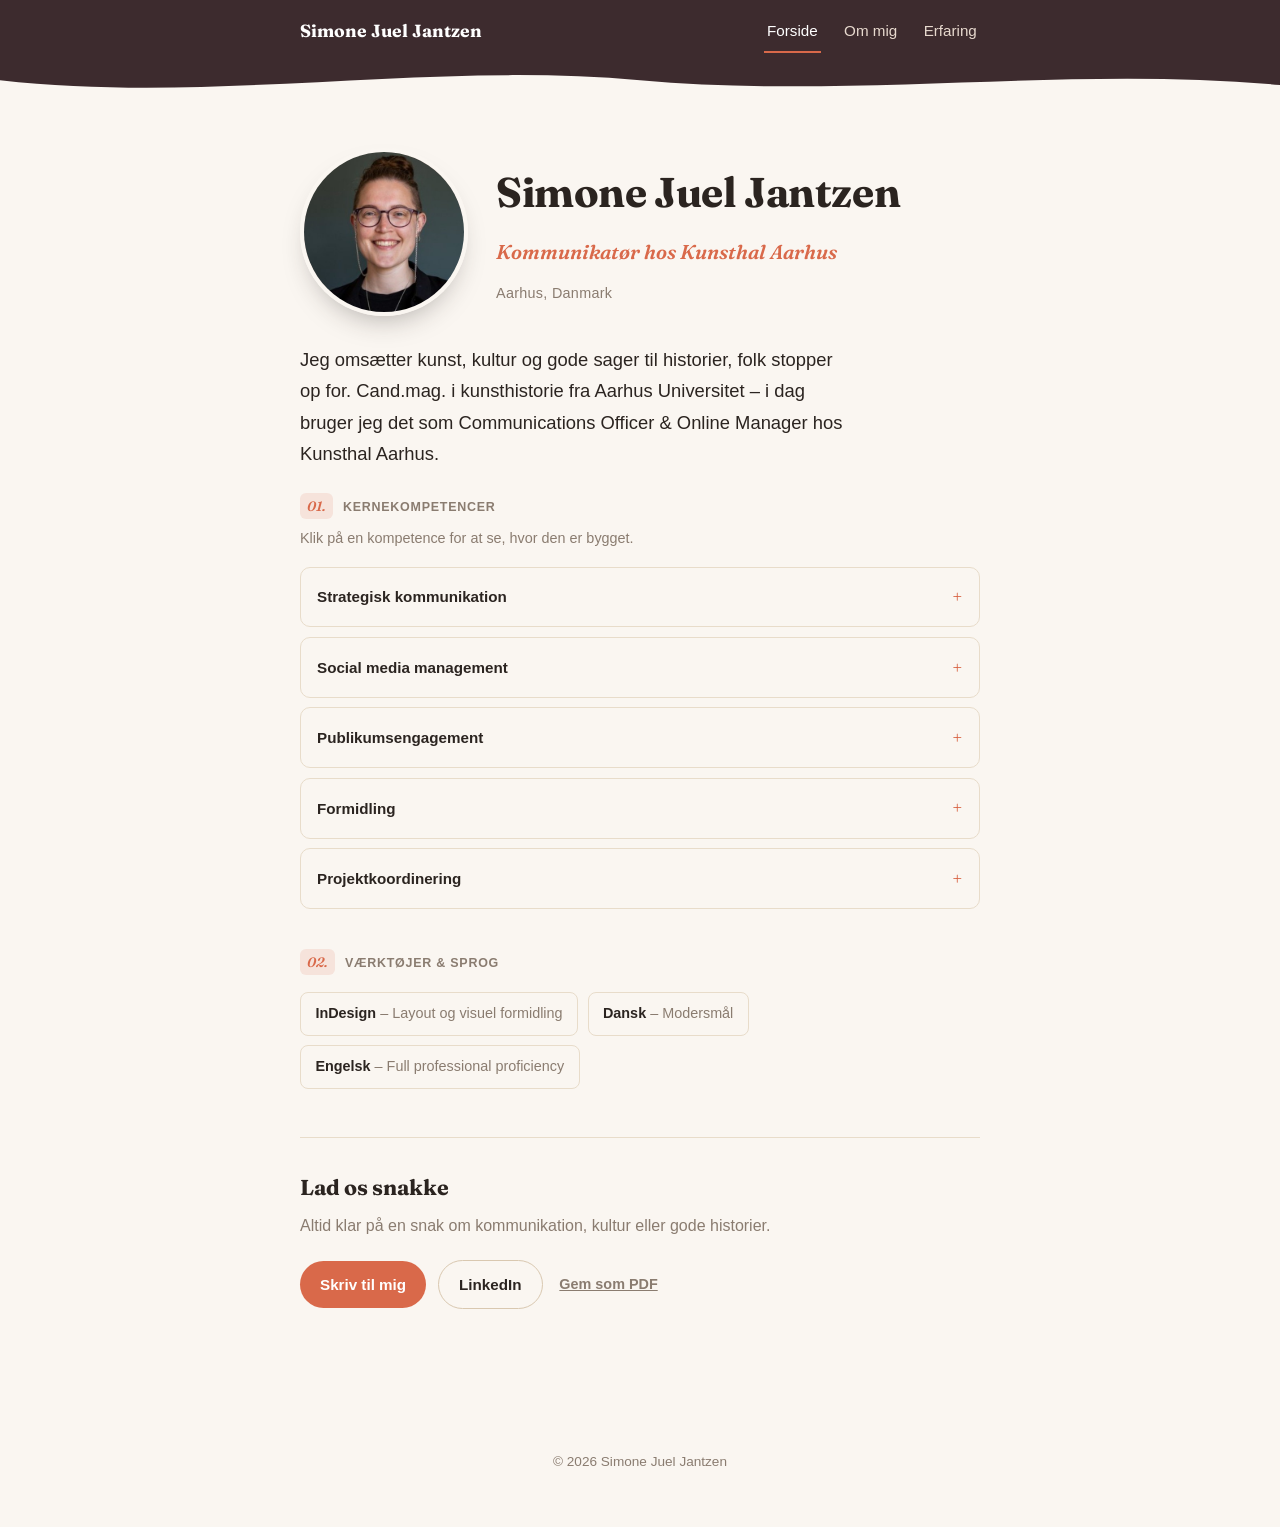
<file: index.html>
﻿<!DOCTYPE html>
<html lang="da">
<head>
<meta charset="UTF-8">
<meta name="viewport" content="width=device-width, initial-scale=1.0">
<title>Simone Juel Jantzen</title>
<meta name="description" content="Simone Juel Jantzen &ndash; Kommunikat&oslash;r hos Kunsthal Aarhus, baseret i Aarhus.">
<meta name="theme-color" content="#3d2b2e">
<link rel="icon" type="image/svg+xml" href="favicon.svg">
<meta property="og:type" content="website">
<meta property="og:title" content="Simone Juel Jantzen">
<meta property="og:description" content="Kommunikat&oslash;r hos Kunsthal Aarhus, baseret i Aarhus.">
<meta property="og:image" content="https://william-juel-1.github.io/Simone/images/profil.jpg">
<meta property="og:url" content="https://william-juel-1.github.io/Simone/">
<meta name="twitter:card" content="summary_large_image">
<link rel="preconnect" href="https://fonts.googleapis.com">
<link rel="preconnect" href="https://fonts.gstatic.com" crossorigin>
<link rel="stylesheet" href="https://fonts.googleapis.com/css2?family=Fraunces:ital,wght@0,600;0,700;1,600&display=swap">
<link rel="stylesheet" href="style.css">
</head>
<body>
<a class="skip-link" href="#main">G&aring; til indhold</a>
<header>
<nav aria-label="Hovedmenu">
<a class="brand" href="index.html">Simone Juel Jantzen</a>
<ul>
<li><a href="index.html" class="active" aria-current="page">Forside</a></li>
<li><a href="om-mig.html">Om mig</a></li>
<li><a href="erfaring.html">Erfaring</a></li>
</ul>
</nav>
</header>
<div class="wave-divider" aria-hidden="true">
<svg viewBox="0 0 1440 100" preserveAspectRatio="none" xmlns="http://www.w3.org/2000/svg">
<path class="wave-fill" d="M0,40 C240,90 480,0 720,40 C960,80 1200,10 1440,50 L1440,100 L0,100 Z"></path>
</svg>
</div>
<main id="main">
<div class="hero-row">
<div class="photo-wrap">
<img class="profile-photo" src="images/profil.jpg" alt="Portr&aelig;t af Simone Juel Jantzen" width="394" height="394">
</div>
<div class="hero-text">
<h1>Simone Juel Jantzen</h1>
<p class="role">Kommunikat&oslash;r hos Kunsthal Aarhus</p>
<p class="location">Aarhus, Danmark</p>
</div>
</div>
<p class="print-contact">simone.jantzen@gmail.com &middot; linkedin.com/in/simone-juel-jantzen-4143561b1</p>
<p class="intro">Jeg oms&aelig;tter kunst, kultur og gode sager til historier, folk stopper op for. Cand.mag. i kunsthistorie fra Aarhus Universitet &ndash; i dag bruger jeg det som Communications Officer &amp; Online Manager hos Kunsthal Aarhus.</p>

<section>
<h2 class="section-label"><span class="num">01.</span> Kernekompetencer</h2>
<p class="skills-hint">Klik p&aring; en kompetence for at se, hvor den er bygget.</p>
<div class="skill-list">
<details class="skill">
<summary>Strategisk kommunikation</summary>
<p>Bygget gennem r&aring;dgivningen hos Sindslidendes Vilk&aring;r, kommunikationsarbejdet for Juxtapose Art Fair, bestyrelsesposten i Projekt224 og kunsthistoriestudiet p&aring; Aarhus Universitet.</p>
</details>
<details class="skill">
<summary>Social media management</summary>
<p>Fra daglig drift af kanalerne hos Kunsthal Aarhus til kampagner for Sindslidendes Vilk&aring;r, Juxtapose Art Fair og Projekt224 &ndash; jeg har st&aring;et for det hele, fra content til strategi.</p>
</details>
<details class="skill">
<summary>Publikumsengagement</summary>
<p>Skabt i m&oslash;det med publikum hos Kunsthal Aarhus, Juxtapose Art Fair og Projekt224 &ndash; hvor formidlingen skal ramme b&aring;de hjerte og nysgerrighed.</p>
</details>
<details class="skill">
<summary>Formidling</summary>
<p>Den r&oslash;de tr&aring;d gennem hele min karriere &ndash; fra kunstformidling p&aring; Kunsthal Aarhus til undervisning som l&aelig;rervikar, karateinstrukt&oslash;r og p&aelig;dagogmedhj&aelig;lper.</p>
</details>
<details class="skill">
<summary>Projektkoordinering</summary>
<p>Fra kommunikationsprojekter hos Sindslidendes Vilk&aring;r og Juxtapose Art Fair til projektarbejde gennem studiet p&aring; Aarhus Universitet.</p>
</details>
</div>
</section>

<section>
<h2 class="section-label"><span class="num">02.</span> V&aelig;rkt&oslash;jer &amp; sprog</h2>
<div class="lang-list">
<div class="lang-item"><strong>InDesign</strong> <span>&ndash; Layout og visuel formidling</span></div>
<div class="lang-item"><strong>Dansk</strong> <span>&ndash; Modersm&aring;l</span></div>
<div class="lang-item"><strong>Engelsk</strong> <span>&ndash; Full professional proficiency</span></div>
</div>
</section>

<section class="cta-block">
<h2>Lad os snakke</h2>
<p>Altid klar p&aring; en snak om kommunikation, kultur eller gode historier.</p>
<div class="cta-row">
<a class="btn btn-primary" href="mailto:simone.jantzen@gmail.com">Skriv til mig</a>
<a class="btn btn-outline" href="https://www.linkedin.com/in/simone-juel-jantzen-4143561b1/" target="_blank" rel="noopener">LinkedIn</a>
<button type="button" class="btn btn-quiet" id="printBtn" hidden>Gem som PDF</button>
</div>
</section>
</main>
<footer>
<p>&copy; 2026 Simone Juel Jantzen</p>
</footer>
<script>
var printBtn = document.getElementById("printBtn");
printBtn.hidden = false;
printBtn.addEventListener("click", function () { window.print(); });
</script>
</body>
</html>
</file>
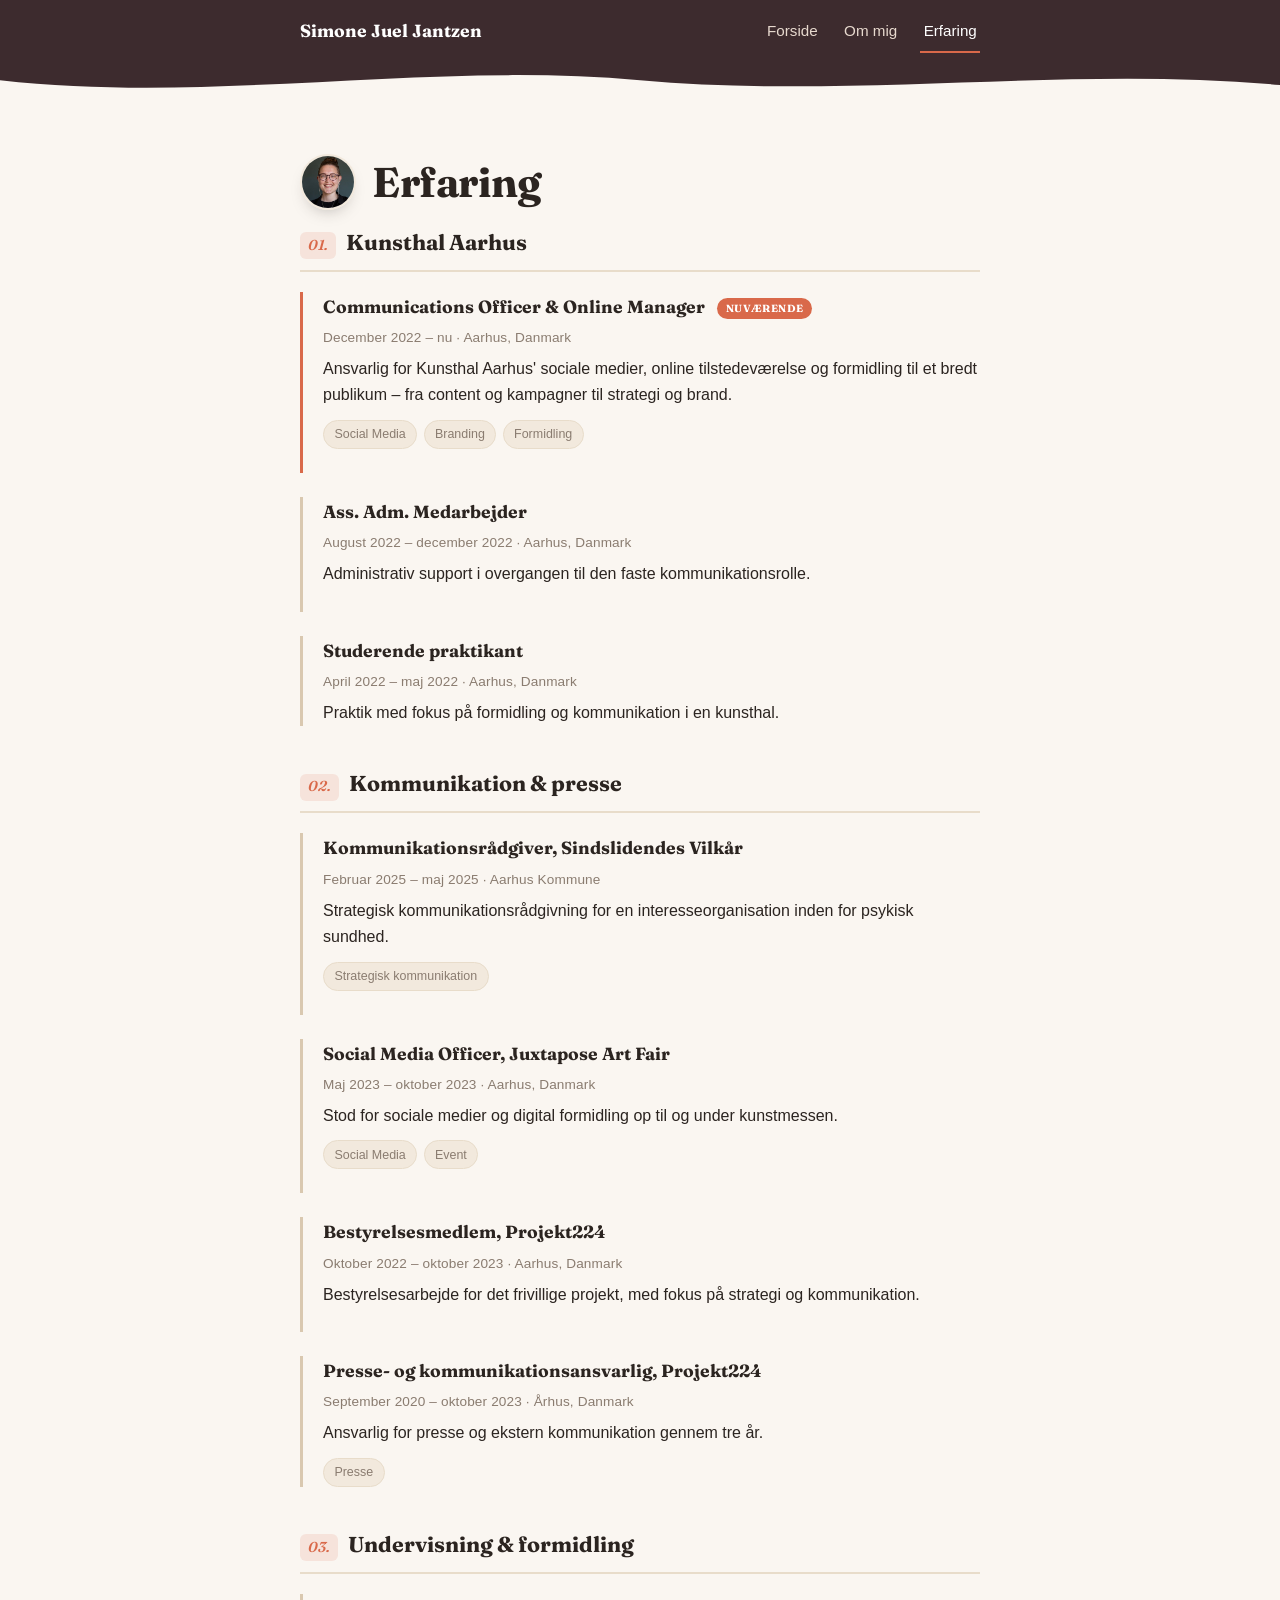
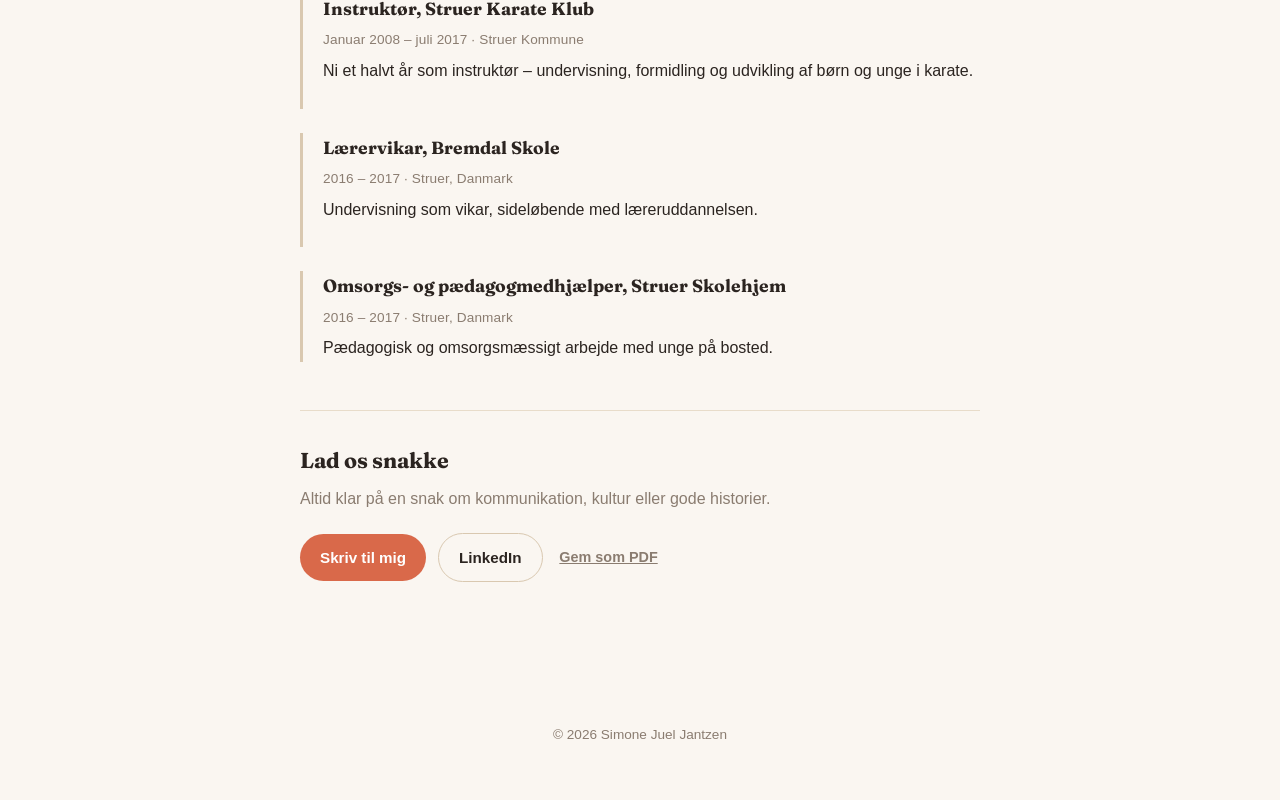
<file: erfaring.html>
﻿<!DOCTYPE html>
<html lang="da">
<head>
<meta charset="UTF-8">
<meta name="viewport" content="width=device-width, initial-scale=1.0">
<title>Erfaring &middot; Simone Juel Jantzen</title>
<meta name="description" content="Simone Juel Jantzens erfaring &ndash; kommunikation og social media hos Kunsthal Aarhus og en r&aelig;kke kultur- og kommunikationsprojekter.">
<meta name="theme-color" content="#3d2b2e">
<link rel="icon" type="image/svg+xml" href="favicon.svg">
<meta property="og:type" content="website">
<meta property="og:title" content="Erfaring &middot; Simone Juel Jantzen">
<meta property="og:description" content="Kommunikation og social media hos Kunsthal Aarhus og en r&aelig;kke kultur- og kommunikationsprojekter.">
<meta property="og:image" content="https://william-juel-1.github.io/Simone/images/profil.jpg">
<meta property="og:url" content="https://william-juel-1.github.io/Simone/erfaring.html">
<meta name="twitter:card" content="summary_large_image">
<link rel="preconnect" href="https://fonts.googleapis.com">
<link rel="preconnect" href="https://fonts.gstatic.com" crossorigin>
<link rel="stylesheet" href="https://fonts.googleapis.com/css2?family=Fraunces:ital,wght@0,600;0,700;1,600&display=swap">
<link rel="stylesheet" href="style.css">
</head>
<body>
<a class="skip-link" href="#main">G&aring; til indhold</a>
<header>
<nav aria-label="Hovedmenu">
<a class="brand" href="index.html">Simone Juel Jantzen</a>
<ul>
<li><a href="index.html">Forside</a></li>
<li><a href="om-mig.html">Om mig</a></li>
<li><a href="erfaring.html" class="active" aria-current="page">Erfaring</a></li>
</ul>
</nav>
</header>
<div class="wave-divider" aria-hidden="true">
<svg viewBox="0 0 1440 100" preserveAspectRatio="none" xmlns="http://www.w3.org/2000/svg">
<path class="wave-fill" d="M0,40 C240,90 480,0 720,40 C960,80 1200,10 1440,50 L1440,100 L0,100 Z"></path>
</svg>
</div>
<main id="main">
<div class="page-hero">
<img class="page-photo" src="images/profil.jpg" alt="Portr&aelig;t af Simone Juel Jantzen" width="394" height="394">
<h1>Erfaring</h1>
</div>
<p class="print-contact">simone.jantzen@gmail.com &middot; linkedin.com/in/simone-juel-jantzen-4143561b1</p>

<section>
<h2 class="group-title"><span class="num">01.</span> Kunsthal Aarhus</h2>

<div class="job job--current">
<h3>Communications Officer &amp; Online Manager <span class="current-badge">Nuv&aelig;rende</span></h3>
<p class="meta">December 2022 &ndash; nu &middot; Aarhus, Danmark</p>
<p>Ansvarlig for Kunsthal Aarhus' sociale medier, online tilstedev&aelig;relse og formidling til et bredt publikum &ndash; fra content og kampagner til strategi og brand.</p>
<div class="tags"><span class="tag">Social Media</span><span class="tag">Branding</span><span class="tag">Formidling</span></div>
</div>

<div class="job">
<h3>Ass. Adm. Medarbejder</h3>
<p class="meta">August 2022 &ndash; december 2022 &middot; Aarhus, Danmark</p>
<p>Administrativ support i overgangen til den faste kommunikationsrolle.</p>
</div>

<div class="job">
<h3>Studerende praktikant</h3>
<p class="meta">April 2022 &ndash; maj 2022 &middot; Aarhus, Danmark</p>
<p>Praktik med fokus p&aring; formidling og kommunikation i en kunsthal.</p>
</div>
</section>

<section>
<h2 class="group-title"><span class="num">02.</span> Kommunikation &amp; presse</h2>

<div class="job">
<h3>Kommunikationsr&aring;dgiver, Sindslidendes Vilk&aring;r</h3>
<p class="meta">Februar 2025 &ndash; maj 2025 &middot; Aarhus Kommune</p>
<p>Strategisk kommunikationsr&aring;dgivning for en interesseorganisation inden for psykisk sundhed.</p>
<div class="tags"><span class="tag">Strategisk kommunikation</span></div>
</div>

<div class="job">
<h3>Social Media Officer, Juxtapose Art Fair</h3>
<p class="meta">Maj 2023 &ndash; oktober 2023 &middot; Aarhus, Danmark</p>
<p>Stod for sociale medier og digital formidling op til og under kunstmessen.</p>
<div class="tags"><span class="tag">Social Media</span><span class="tag">Event</span></div>
</div>

<div class="job">
<h3>Bestyrelsesmedlem, Projekt224</h3>
<p class="meta">Oktober 2022 &ndash; oktober 2023 &middot; Aarhus, Danmark</p>
<p>Bestyrelsesarbejde for det frivillige projekt, med fokus p&aring; strategi og kommunikation.</p>
</div>

<div class="job">
<h3>Presse- og kommunikationsansvarlig, Projekt224</h3>
<p class="meta">September 2020 &ndash; oktober 2023 &middot; &Aring;rhus, Danmark</p>
<p>Ansvarlig for presse og ekstern kommunikation gennem tre &aring;r.</p>
<div class="tags"><span class="tag">Presse</span></div>
</div>
</section>

<section>
<h2 class="group-title"><span class="num">03.</span> Undervisning &amp; formidling</h2>

<div class="job">
<h3>Instrukt&oslash;r, Struer Karate Klub</h3>
<p class="meta">Januar 2008 &ndash; juli 2017 &middot; Struer Kommune</p>
<p>Ni et halvt &aring;r som instrukt&oslash;r &ndash; undervisning, formidling og udvikling af b&oslash;rn og unge i karate.</p>
</div>

<div class="job">
<h3>L&aelig;rervikar, Bremdal Skole</h3>
<p class="meta">2016 &ndash; 2017 &middot; Struer, Danmark</p>
<p>Undervisning som vikar, sidel&oslash;bende med l&aelig;reruddannelsen.</p>
</div>

<div class="job">
<h3>Omsorgs- og p&aelig;dagogmedhj&aelig;lper, Struer Skolehjem</h3>
<p class="meta">2016 &ndash; 2017 &middot; Struer, Danmark</p>
<p>P&aelig;dagogisk og omsorgsm&aelig;ssigt arbejde med unge p&aring; bosted.</p>
</div>
</section>

<section class="cta-block">
<h2>Lad os snakke</h2>
<p>Altid klar p&aring; en snak om kommunikation, kultur eller gode historier.</p>
<div class="cta-row">
<a class="btn btn-primary" href="mailto:simone.jantzen@gmail.com">Skriv til mig</a>
<a class="btn btn-outline" href="https://www.linkedin.com/in/simone-juel-jantzen-4143561b1/" target="_blank" rel="noopener">LinkedIn</a>
<button type="button" class="btn btn-quiet" id="printBtn" hidden>Gem som PDF</button>
</div>
</section>
</main>
<footer>
<p>&copy; 2026 Simone Juel Jantzen</p>
</footer>
<script>
var printBtn = document.getElementById("printBtn");
printBtn.hidden = false;
printBtn.addEventListener("click", function () { window.print(); });
</script>
</body>
</html>
</file>
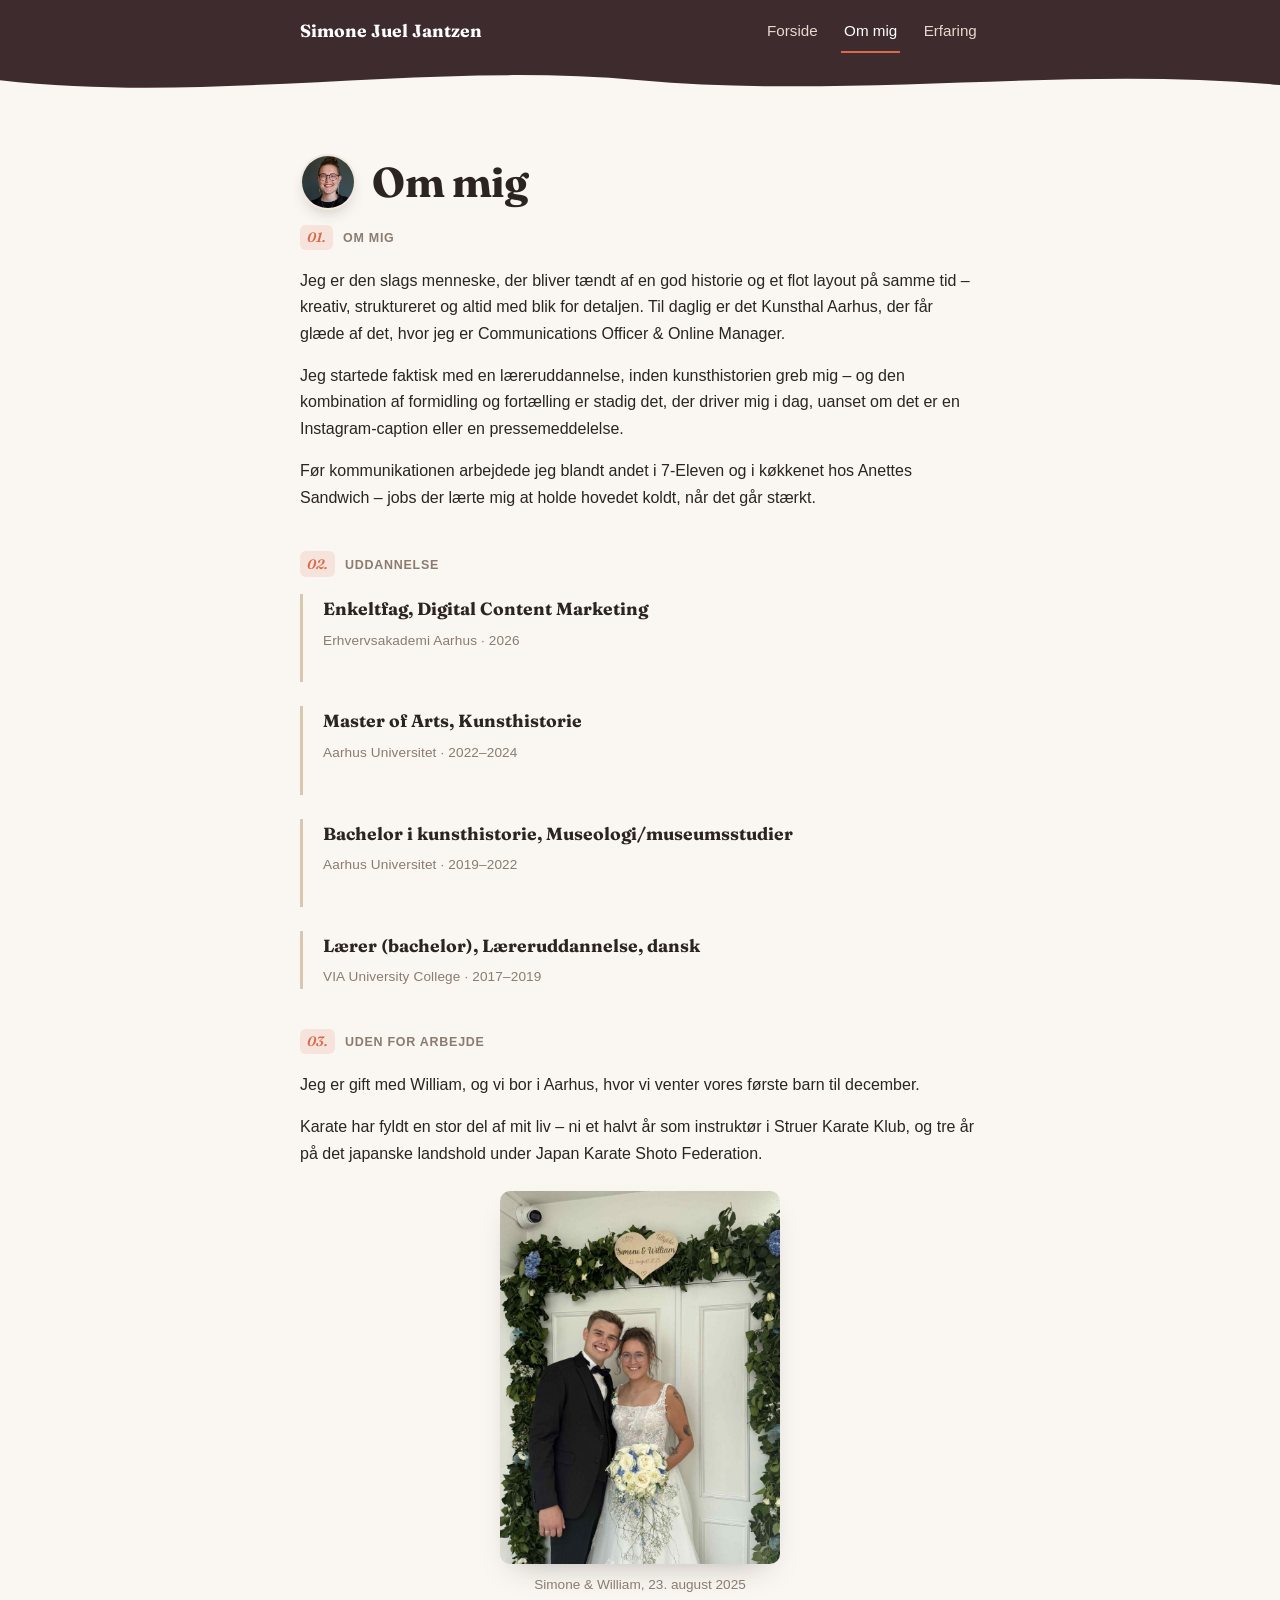
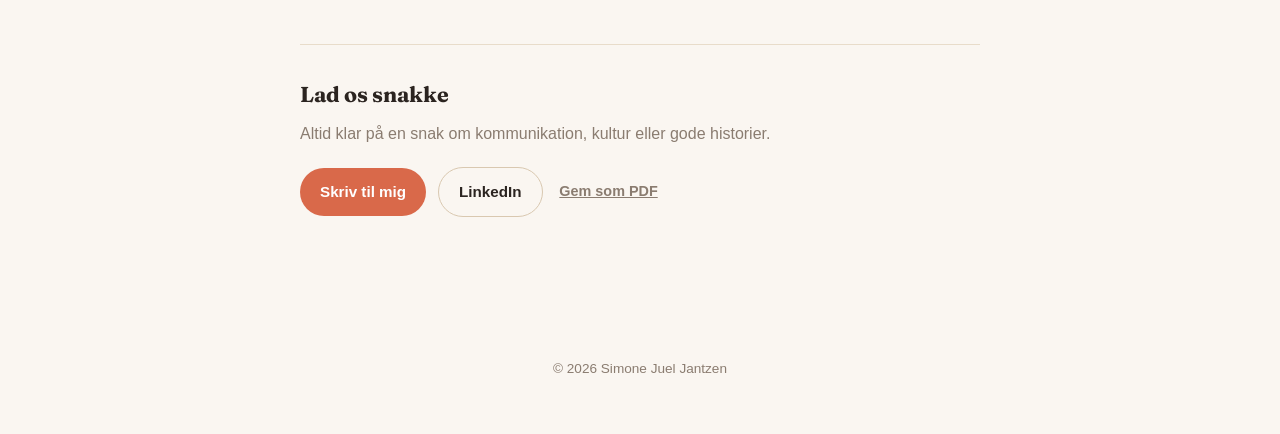
<file: om-mig.html>
﻿<!DOCTYPE html>
<html lang="da">
<head>
<meta charset="UTF-8">
<meta name="viewport" content="width=device-width, initial-scale=1.0">
<title>Om mig &middot; Simone Juel Jantzen</title>
<meta name="description" content="Om Simone Juel Jantzen &ndash; uddannelse, baggrund og livet uden for arbejde i Aarhus.">
<meta name="theme-color" content="#3d2b2e">
<link rel="icon" type="image/svg+xml" href="favicon.svg">
<meta property="og:type" content="website">
<meta property="og:title" content="Om mig &middot; Simone Juel Jantzen">
<meta property="og:description" content="Uddannelse, baggrund og livet uden for arbejde i Aarhus.">
<meta property="og:image" content="https://william-juel-1.github.io/Simone/images/profil.jpg">
<meta property="og:url" content="https://william-juel-1.github.io/Simone/om-mig.html">
<meta name="twitter:card" content="summary_large_image">
<link rel="preconnect" href="https://fonts.googleapis.com">
<link rel="preconnect" href="https://fonts.gstatic.com" crossorigin>
<link rel="stylesheet" href="https://fonts.googleapis.com/css2?family=Fraunces:ital,wght@0,600;0,700;1,600&display=swap">
<link rel="stylesheet" href="style.css">
</head>
<body>
<a class="skip-link" href="#main">G&aring; til indhold</a>
<header>
<nav aria-label="Hovedmenu">
<a class="brand" href="index.html">Simone Juel Jantzen</a>
<ul>
<li><a href="index.html">Forside</a></li>
<li><a href="om-mig.html" class="active" aria-current="page">Om mig</a></li>
<li><a href="erfaring.html">Erfaring</a></li>
</ul>
</nav>
</header>
<div class="wave-divider" aria-hidden="true">
<svg viewBox="0 0 1440 100" preserveAspectRatio="none" xmlns="http://www.w3.org/2000/svg">
<path class="wave-fill" d="M0,40 C240,90 480,0 720,40 C960,80 1200,10 1440,50 L1440,100 L0,100 Z"></path>
</svg>
</div>
<main id="main">
<div class="page-hero">
<img class="page-photo" src="images/profil.jpg" alt="Portr&aelig;t af Simone Juel Jantzen" width="394" height="394">
<h1>Om mig</h1>
</div>
<p class="print-contact">simone.jantzen@gmail.com &middot; linkedin.com/in/simone-juel-jantzen-4143561b1</p>

<section>
<h2 class="section-label"><span class="num">01.</span> Om mig</h2>
<p>Jeg er den slags menneske, der bliver t&aelig;ndt af en god historie og et flot layout p&aring; samme tid &ndash; kreativ, struktureret og altid med blik for detaljen. Til daglig er det Kunsthal Aarhus, der f&aring;r gl&aelig;de af det, hvor jeg er Communications Officer &amp; Online Manager.</p>
<p>Jeg startede faktisk med en l&aelig;reruddannelse, inden kunsthistorien greb mig &ndash; og den kombination af formidling og fort&aelig;lling er stadig det, der driver mig i dag, uanset om det er en Instagram-caption eller en pressemeddelelse.</p>
<p>F&oslash;r kommunikationen arbejdede jeg blandt andet i 7-Eleven og i k&oslash;kkenet hos Anettes Sandwich &ndash; jobs der l&aelig;rte mig at holde hovedet koldt, n&aring;r det g&aring;r st&aelig;rkt.</p>
</section>

<section>
<h2 class="section-label"><span class="num">02.</span> Uddannelse</h2>
<div class="job">
<h3>Enkeltfag, Digital Content Marketing</h3>
<p class="meta">Erhvervsakademi Aarhus &middot; 2026</p>
</div>
<div class="job">
<h3>Master of Arts, Kunsthistorie</h3>
<p class="meta">Aarhus Universitet &middot; 2022&ndash;2024</p>
</div>
<div class="job">
<h3>Bachelor i kunsthistorie, Museologi/museumsstudier</h3>
<p class="meta">Aarhus Universitet &middot; 2019&ndash;2022</p>
</div>
<div class="job">
<h3>L&aelig;rer (bachelor), L&aelig;reruddannelse, dansk</h3>
<p class="meta">VIA University College &middot; 2017&ndash;2019</p>
</div>
</section>

<section>
<h2 class="section-label"><span class="num">03.</span> Uden for arbejde</h2>
<p>Jeg er gift med William, og vi bor i Aarhus, hvor vi venter vores f&oslash;rste barn til december.</p>
<p>Karate har fyldt en stor del af mit liv &ndash; ni et halvt &aring;r som instrukt&oslash;r i Struer Karate Klub, og tre &aring;r p&aring; det japanske landshold under Japan Karate Shoto Federation.</p>
<img class="about-photo" src="images/bryllup.jpg" alt="Simone og William p&aring; deres bryllupsdag, 23. august 2025" width="800" height="1066" loading="lazy">
<p class="photo-caption">Simone &amp; William, 23. august 2025</p>
</section>

<section class="cta-block">
<h2>Lad os snakke</h2>
<p>Altid klar p&aring; en snak om kommunikation, kultur eller gode historier.</p>
<div class="cta-row">
<a class="btn btn-primary" href="mailto:simone.jantzen@gmail.com">Skriv til mig</a>
<a class="btn btn-outline" href="https://www.linkedin.com/in/simone-juel-jantzen-4143561b1/" target="_blank" rel="noopener">LinkedIn</a>
<button type="button" class="btn btn-quiet" id="printBtn" hidden>Gem som PDF</button>
</div>
</section>
</main>
<footer>
<p>&copy; 2026 Simone Juel Jantzen</p>
</footer>
<script>
var printBtn = document.getElementById("printBtn");
printBtn.hidden = false;
printBtn.addEventListener("click", function () { window.print(); });
</script>
</body>
</html>
</file>
<file: style.css>
﻿:root {
  --plum: #3d2b2e;
  --accent: #d9694a;
  --ink: #2b2420;
  --muted: #8a7c70;
  --bg: #faf6f1;
  --bg-alt: #f2e9dd;
  --border: #e8dcca;
  --border-strong: #d9c8b0;
  --accent-tint: rgba(217, 105, 74, 0.13);
  --label-font: -apple-system, BlinkMacSystemFont, "Segoe UI", Roboto, Helvetica, Arial, sans-serif;
  --heading-font: "Fraunces", Georgia, "Times New Roman", serif;
  --max-width: 720px;
}

* {
  box-sizing: border-box;
}

body {
  margin: 0;
  font-family: var(--label-font);
  color: var(--ink);
  background: var(--bg);
  line-height: 1.65;
}

::selection {
  background: var(--accent);
  color: #fff;
}

:focus-visible {
  outline: 3px solid var(--accent);
  outline-offset: 2px;
  border-radius: 4px;
}

header :focus-visible {
  outline-color: #fff;
}

.skip-link {
  position: absolute;
  left: -9999px;
  top: 0;
  z-index: 100;
  background: var(--accent);
  color: #fff;
  padding: 0.7rem 1.1rem;
  font-weight: 600;
  text-decoration: none;
  border-radius: 0 0 8px 0;
}

.skip-link:focus {
  left: 0;
}

header {
  background: var(--plum);
  color: #fff;
  position: sticky;
  top: 0;
  z-index: 50;
}

nav {
  max-width: var(--max-width);
  margin: 0 auto;
  display: flex;
  align-items: center;
  justify-content: space-between;
  gap: 1rem;
  padding: 0.5rem 1.25rem;
}

nav .brand {
  font-family: var(--heading-font);
  font-weight: 700;
  font-size: 1.1rem;
  color: #fff;
  text-decoration: none;
  padding: 0.5rem 0;
}

nav ul {
  list-style: none;
  display: flex;
  gap: 1.25rem;
  margin: 0;
  padding: 0;
}

nav ul a {
  display: inline-block;
  color: #e7d9ce;
  text-decoration: none;
  font-size: 0.95rem;
  padding: 0.6rem 0.2rem 0.5rem;
  border-bottom: 2px solid transparent;
}

nav ul a:hover {
  color: #fff;
}

nav ul a.active {
  color: #fff;
  border-bottom-color: var(--accent);
}

.wave-divider {
  display: block;
  width: 100%;
  height: 48px;
  margin-bottom: -1px;
  background: var(--plum);
}

.wave-divider svg {
  display: block;
  width: 100%;
  height: 100%;
}

.wave-fill {
  fill: var(--bg);
}

main {
  max-width: var(--max-width);
  margin: 0 auto;
  padding: 2.5rem 1.25rem 4rem;
}

h1 {
  font-family: var(--heading-font);
  font-size: 2.6rem;
  font-weight: 700;
  letter-spacing: -0.01em;
  margin: 0 0 0.5rem;
}

.role {
  font-family: var(--heading-font);
  font-size: 1.25rem;
  color: var(--accent);
  font-weight: 600;
  font-style: italic;
  margin: 0 0 0.6rem;
}

h3 {
  font-family: var(--heading-font);
  font-size: 1.1rem;
  font-weight: 700;
  margin: 0 0 0.2rem;
}

.location {
  color: var(--muted);
  font-size: 0.9rem;
  letter-spacing: 0.02em;
  margin-bottom: 0;
}

.hero-row {
  display: flex;
  align-items: center;
  gap: 1.75rem;
  margin-bottom: 1.75rem;
}

.hero-text {
  min-width: 0;
}

.intro {
  font-size: 1.15rem;
  line-height: 1.7;
  max-width: 34rem;
  margin-bottom: 1.5rem;
}

.photo-wrap {
  position: relative;
  flex-shrink: 0;
}

.photo-wrap::before {
  content: "";
  position: absolute;
  inset: -26px;
  background-image: url("data:image/svg+xml,%3Csvg xmlns='http://www.w3.org/2000/svg' viewBox='0 0 200 200'%3E%3Cpath fill='%23d9694a' fill-opacity='0.18' d='M47.7,-58.8C60.6,-49.4,68.6,-32.6,70.6,-15.3C72.6,2.1,68.6,20,58.9,33.9C49.2,47.8,33.8,57.7,17,63.1C0.2,68.5,-18,69.4,-33.6,63.2C-49.2,57,-62.2,43.7,-68.6,27.5C-75,11.3,-74.8,-7.8,-68.2,-24C-61.6,-40.2,-48.6,-53.5,-33.6,-62C-18.6,-70.5,-1.6,-74.2,14.4,-71.4C30.4,-68.6,34.8,-68.2,47.7,-58.8Z' transform='translate(100 100)'/%3E%3C/svg%3E");
  background-size: contain;
  background-repeat: no-repeat;
  z-index: -1;
}

.profile-photo {
  width: 168px;
  height: 168px;
  border-radius: 50%;
  object-fit: cover;
  display: block;
  border: 4px solid var(--bg);
  box-shadow: 0 14px 30px -14px rgba(43, 36, 32, 0.4);
}

.page-hero {
  display: flex;
  align-items: center;
  gap: 1rem;
  margin-bottom: 0.5rem;
}

.page-photo {
  width: 56px;
  height: 56px;
  border-radius: 50%;
  object-fit: cover;
  flex-shrink: 0;
  border: 2px solid var(--bg-alt);
  box-shadow: 0 8px 18px -10px rgba(43, 36, 32, 0.4);
}

.page-hero h1 {
  margin: 0;
}

.about-photo {
  width: 100%;
  max-width: 280px;
  height: auto;
  border-radius: 10px;
  display: block;
  margin: 1.5rem auto 0;
  box-shadow: 0 14px 30px -16px rgba(43, 36, 32, 0.35);
}

.photo-caption {
  text-align: center;
  color: var(--muted);
  font-size: 0.85rem;
  margin: 0.6rem 0 0;
}

.print-contact {
  display: none;
}

section {
  margin-bottom: 2.5rem;
}

.section-label {
  display: flex;
  align-items: baseline;
  gap: 0.6rem;
  font-family: inherit;
  font-weight: 700;
  text-transform: uppercase;
  letter-spacing: 0.06em;
  font-size: 0.78rem;
  color: var(--muted);
  margin: 0 0 1.1rem;
}

.group-title {
  display: flex;
  align-items: baseline;
  gap: 0.6rem;
  font-family: var(--heading-font);
  font-size: 1.35rem;
  font-weight: 700;
  color: var(--ink);
  margin: 0 0 1.25rem;
  padding-bottom: 0.6rem;
  border-bottom: 2px solid var(--border);
}

.num {
  font-family: var(--heading-font);
  font-style: italic;
  font-weight: 600;
  color: var(--accent);
  background: var(--accent-tint);
  border-radius: 6px;
  padding: 0.1rem 0.45rem;
  letter-spacing: 0;
}

.section-label .num {
  font-size: 0.85rem;
}

.group-title .num {
  font-size: 0.9rem;
  padding: 0.1rem 0.5rem;
}

.skills-hint {
  color: var(--muted);
  font-size: 0.9rem;
  margin: -0.6rem 0 1rem;
}

.skill-list {
  display: flex;
  flex-direction: column;
  gap: 0.6rem;
}

.skill {
  border: 1px solid var(--border);
  border-radius: 10px;
  background: var(--bg);
  transition: background-color 0.15s ease;
}

.skill:hover {
  background: var(--accent-tint);
}

.skill summary {
  cursor: pointer;
  list-style: none;
  padding: 0.85rem 1rem;
  font-weight: 700;
  font-size: 0.95rem;
  display: flex;
  align-items: center;
  justify-content: space-between;
  gap: 1rem;
}

.skill summary::-webkit-details-marker {
  display: none;
}

.skill summary::after {
  content: "+";
  color: var(--accent);
  font-family: var(--heading-font);
  font-weight: 400;
  font-size: 1.2rem;
  transition: transform 0.15s ease;
}

.skill[open] summary::after {
  transform: rotate(45deg);
}

.skill[open] summary {
  border-bottom: 1px solid var(--border);
}

.skill p {
  margin: 0;
  padding: 0.8rem 1rem 0.9rem;
  color: var(--muted);
  font-size: 0.9rem;
}

@keyframes skillFade {
  from {
    opacity: 0;
    transform: translateY(-4px);
  }
  to {
    opacity: 1;
    transform: translateY(0);
  }
}

.skill[open] p {
  animation: skillFade 0.18s ease;
}

.lang-list {
  display: flex;
  flex-wrap: wrap;
  gap: 0.6rem;
}

.lang-item {
  border: 1px solid var(--border);
  border-radius: 8px;
  padding: 0.55rem 0.9rem;
  font-size: 0.9rem;
  background: var(--bg);
}

.lang-item strong {
  font-weight: 700;
}

.lang-item span {
  color: var(--muted);
}

.job {
  position: relative;
  border-left: 3px solid var(--border-strong);
  padding: 0 0 1.5rem 1.25rem;
  margin-bottom: 1.5rem;
  transition: border-color 0.15s ease;
}

.job:hover {
  border-left-color: var(--accent);
}

.job--current {
  border-left-color: var(--accent);
}

.job:last-child {
  padding-bottom: 0;
  margin-bottom: 0;
}

.job .meta {
  color: var(--muted);
  font-size: 0.85rem;
  letter-spacing: 0.01em;
  margin-bottom: 0.4rem;
}

.job p {
  margin: 0.4rem 0 0;
}

.current-badge {
  display: inline-block;
  vertical-align: middle;
  margin-left: 0.5rem;
  padding: 0.1rem 0.55rem;
  border-radius: 999px;
  background: var(--accent);
  color: #fff;
  font-size: 0.65rem;
  font-weight: 700;
  text-transform: uppercase;
  letter-spacing: 0.04em;
}

.tags {
  display: flex;
  flex-wrap: wrap;
  gap: 0.4rem;
  margin-top: 0.7rem;
}

.tag {
  background: var(--bg-alt);
  border: 1px solid var(--border);
  border-radius: 999px;
  padding: 0.2rem 0.65rem;
  font-size: 0.78rem;
  color: var(--muted);
}

.cta-block {
  margin-top: 3rem;
  padding-top: 2rem;
  border-top: 1px solid var(--border);
}

.cta-block h2 {
  font-family: var(--heading-font);
  font-size: 1.35rem;
  font-weight: 700;
  color: var(--ink);
  margin: 0 0 0.5rem;
}

.cta-block p {
  color: var(--muted);
  margin: 0 0 1.25rem;
}

.cta-row {
  display: flex;
  gap: 0.75rem;
  flex-wrap: wrap;
  align-items: center;
}

.btn {
  appearance: none;
  -webkit-appearance: none;
  font: inherit;
  display: inline-block;
  padding: 0.7rem 1.25rem;
  border-radius: 999px;
  text-decoration: none;
  font-size: 0.95rem;
  font-weight: 600;
  font-family: inherit;
  cursor: pointer;
}

.btn-primary {
  background: var(--accent);
  color: #fff;
  border: none;
  transition: filter 0.15s ease;
}

.btn-primary:hover {
  filter: brightness(0.94);
}

.btn-outline {
  border: 1px solid var(--border-strong);
  color: var(--ink);
  background: none;
}

.btn-quiet {
  background: none;
  border: none;
  color: var(--muted);
  text-decoration: underline;
  padding: 0.7rem 0.3rem;
  font-size: 0.9rem;
}

.btn-quiet:hover {
  color: var(--ink);
}

footer {
  color: var(--muted);
  font-size: 0.85rem;
  text-align: center;
  padding: 1.5rem 1.25rem 2.5rem;
}

footer a {
  color: var(--plum);
}

@media (max-width: 520px) {
  main {
    padding-top: 1.75rem;
  }

  nav {
    justify-content: center;
    padding: 0.35rem 1rem;
  }

  nav .brand {
    display: none;
  }

  nav ul {
    gap: 1.4rem;
  }

  h1 {
    font-size: 1.9rem;
  }

  .hero-row {
    gap: 1.1rem;
  }

  .profile-photo {
    width: 96px;
    height: 96px;
    border-width: 3px;
  }

  .intro {
    font-size: 1.05rem;
  }

  .group-title {
    font-size: 1.15rem;
  }

  .wave-divider {
    height: 32px;
  }
}

@media (prefers-color-scheme: dark) {
  :root {
    --bg: #211a17;
    --bg-alt: #2b2220;
    --ink: #f1e9e2;
    --muted: #b3a397;
    --border: #3a2f2a;
    --border-strong: #4a3c35;
    --accent-tint: rgba(217, 105, 74, 0.22);
  }
}

@media (prefers-reduced-motion: reduce) {
  *,
  *::before,
  *::after {
    animation-duration: 0.01ms !important;
    animation-iteration-count: 1 !important;
    transition-duration: 0.01ms !important;
  }
}

@media print {
  :root {
    --ink: #000;
    --muted: #333;
    --bg: #fff;
    --bg-alt: #fff;
    --border: #bbb;
    --border-strong: #888;
    --accent: #000;
    --accent-tint: transparent;
  }

  header,
  footer,
  .wave-divider,
  .skip-link,
  .cta-row,
  .skills-hint,
  .photo-wrap::before,
  .about-photo,
  .photo-caption {
    display: none !important;
  }

  body {
    background: #fff;
    color: #000;
    font-size: 10.5pt;
  }

  main {
    max-width: none;
    padding: 0;
  }

  a {
    color: #000;
    text-decoration: none;
  }

  .print-contact {
    display: block !important;
    font-size: 10pt;
    color: #000;
    margin: 0 0 1.5rem;
  }

  .profile-photo,
  .page-photo {
    box-shadow: none;
    border-color: #ddd;
  }

  .cta-block {
    display: none !important;
  }

  .num {
    background: none;
    padding: 0;
  }

  details:not([open]) > *:not(summary) {
    display: block !important;
  }

  details::details-content {
    content-visibility: visible !important;
    block-size: auto !important;
  }

  .skill summary::after {
    display: none;
  }

  .skill,
  .job,
  .lang-item,
  section {
    break-inside: avoid;
    page-break-inside: avoid;
  }

  .skill[open] p {
    animation: none;
  }
}
</file>
